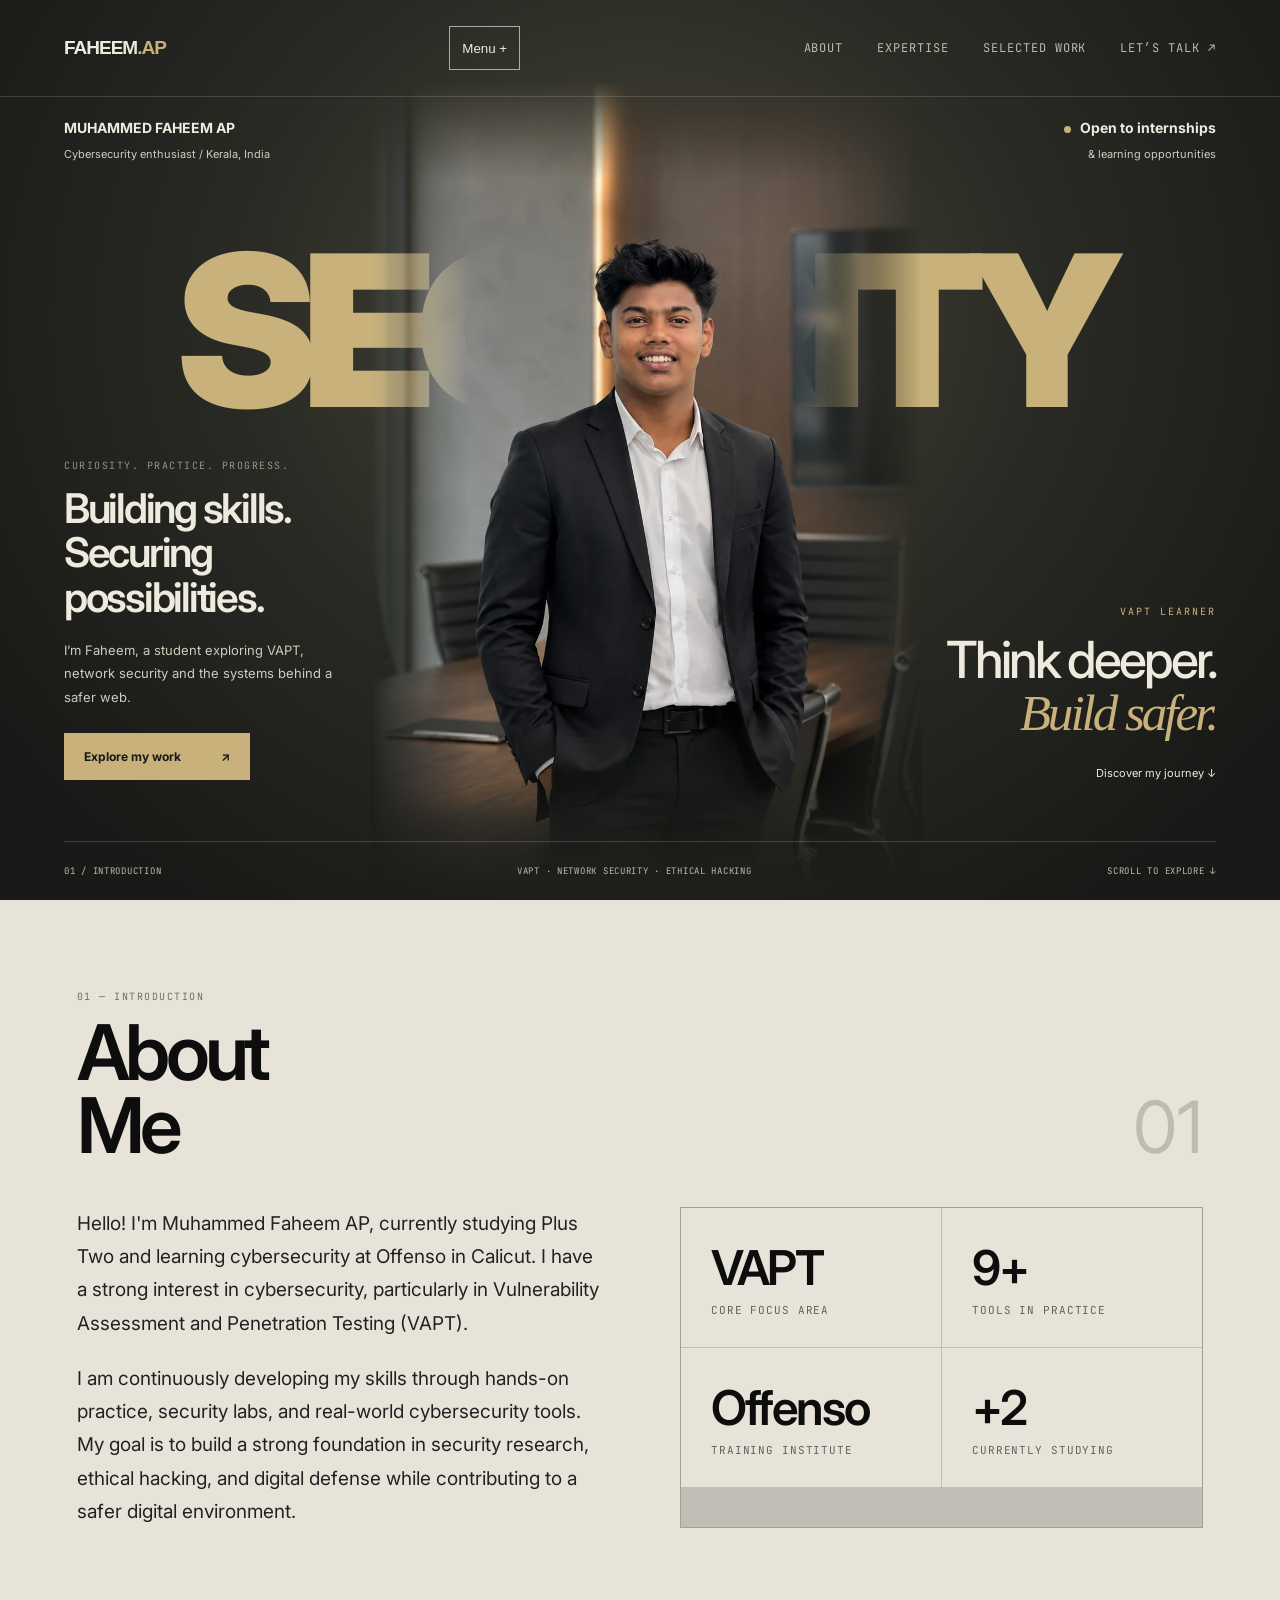
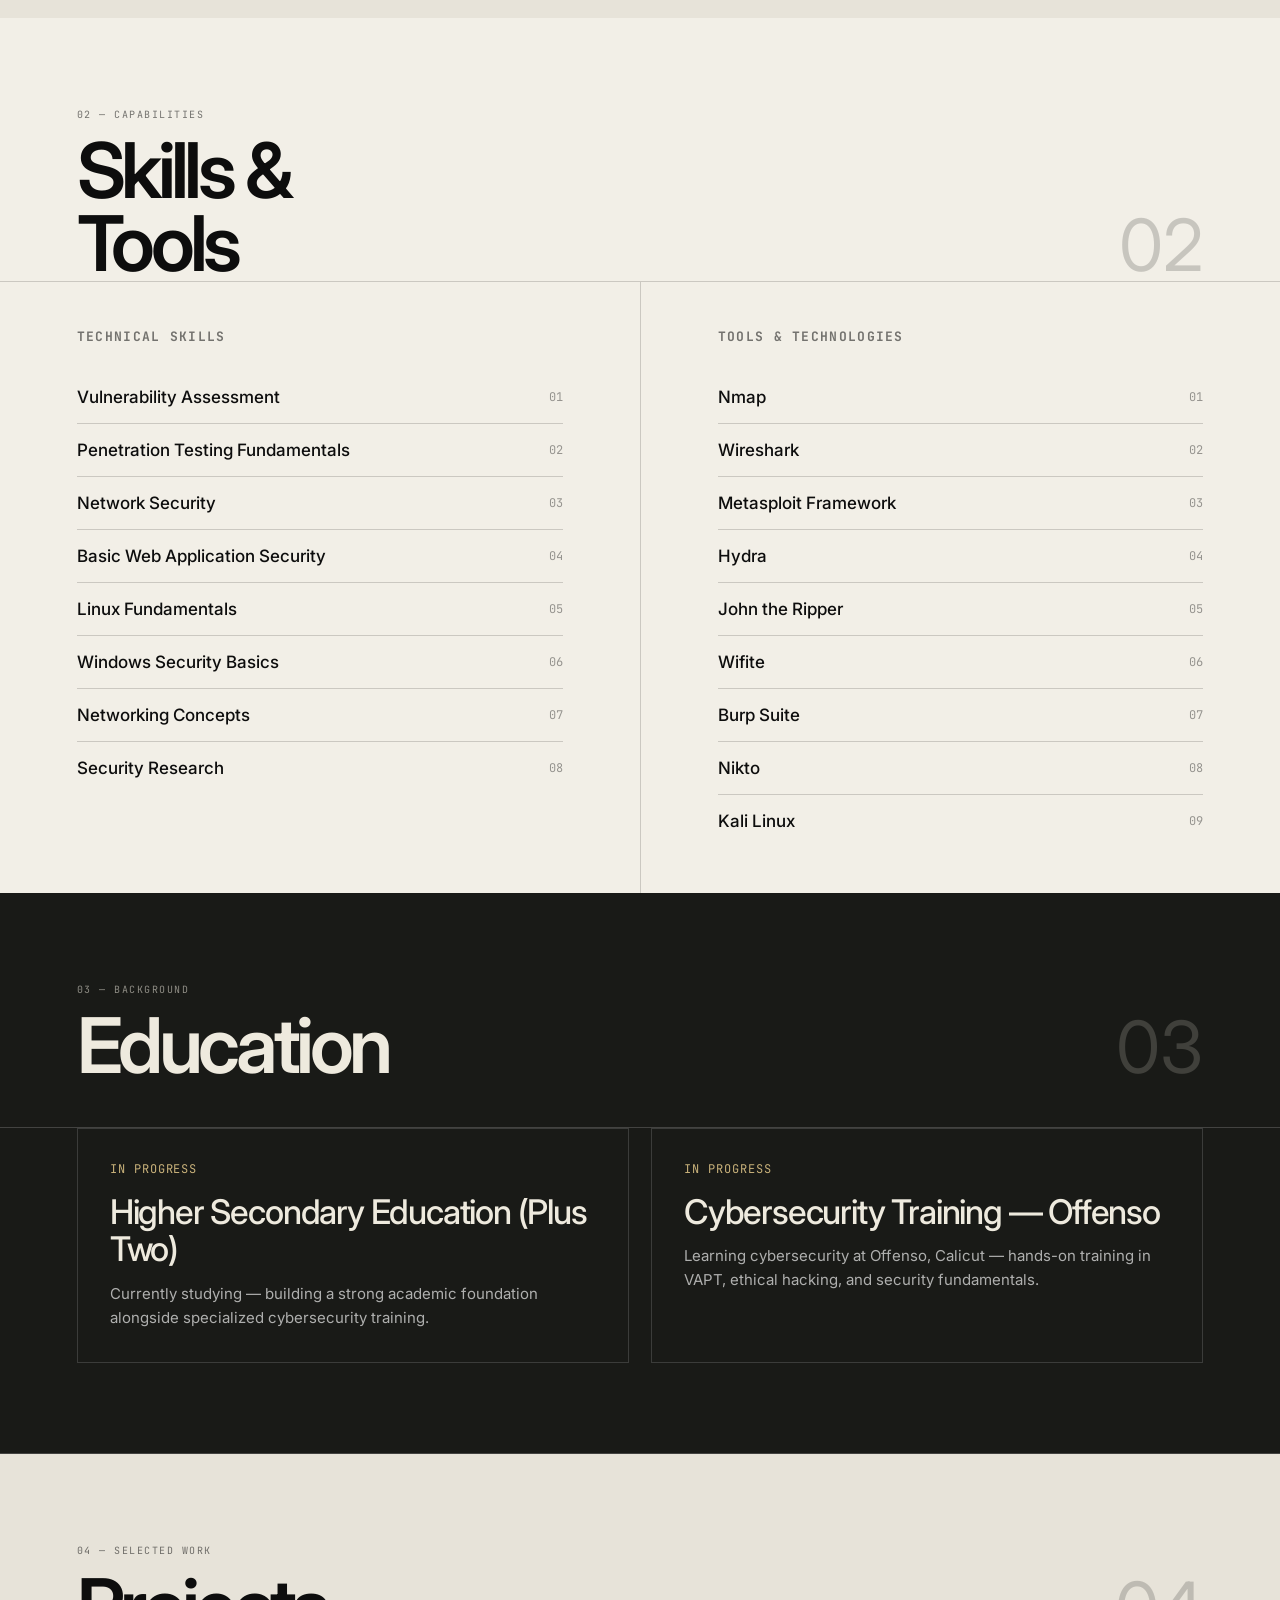
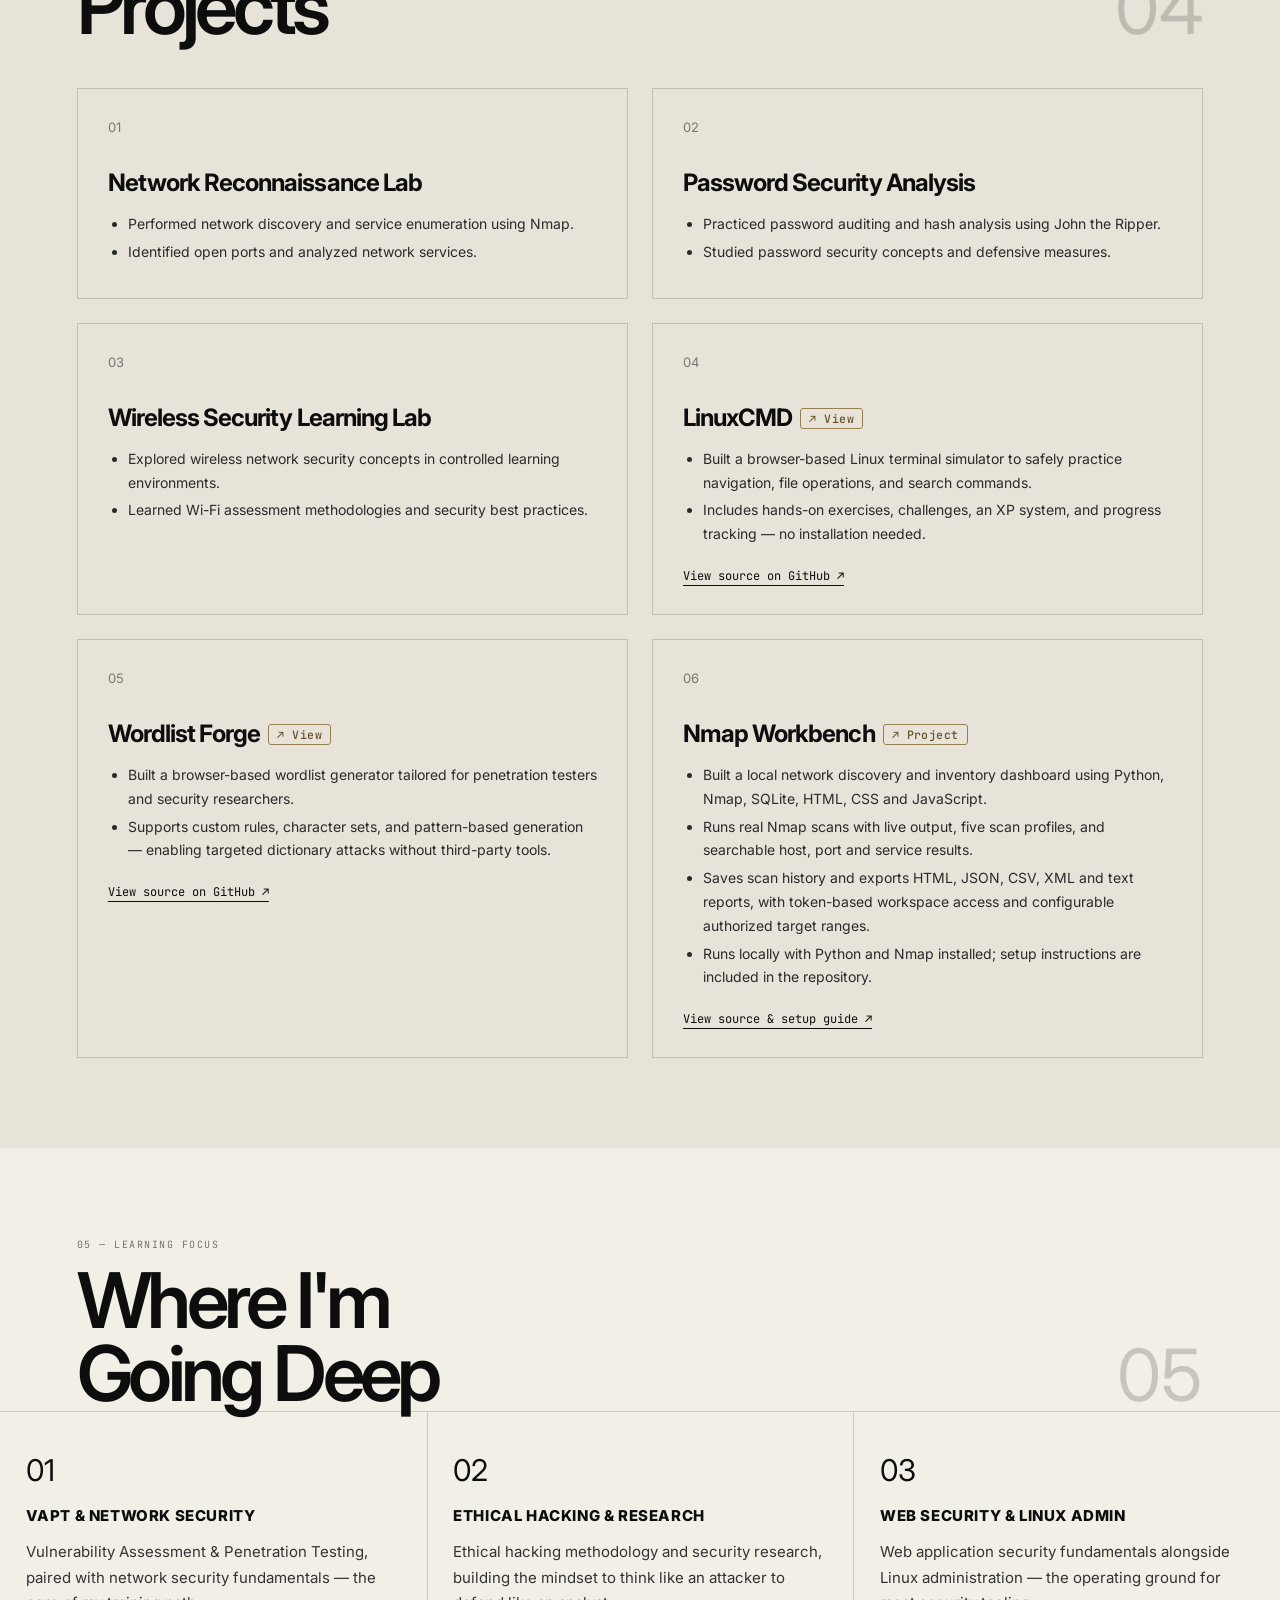
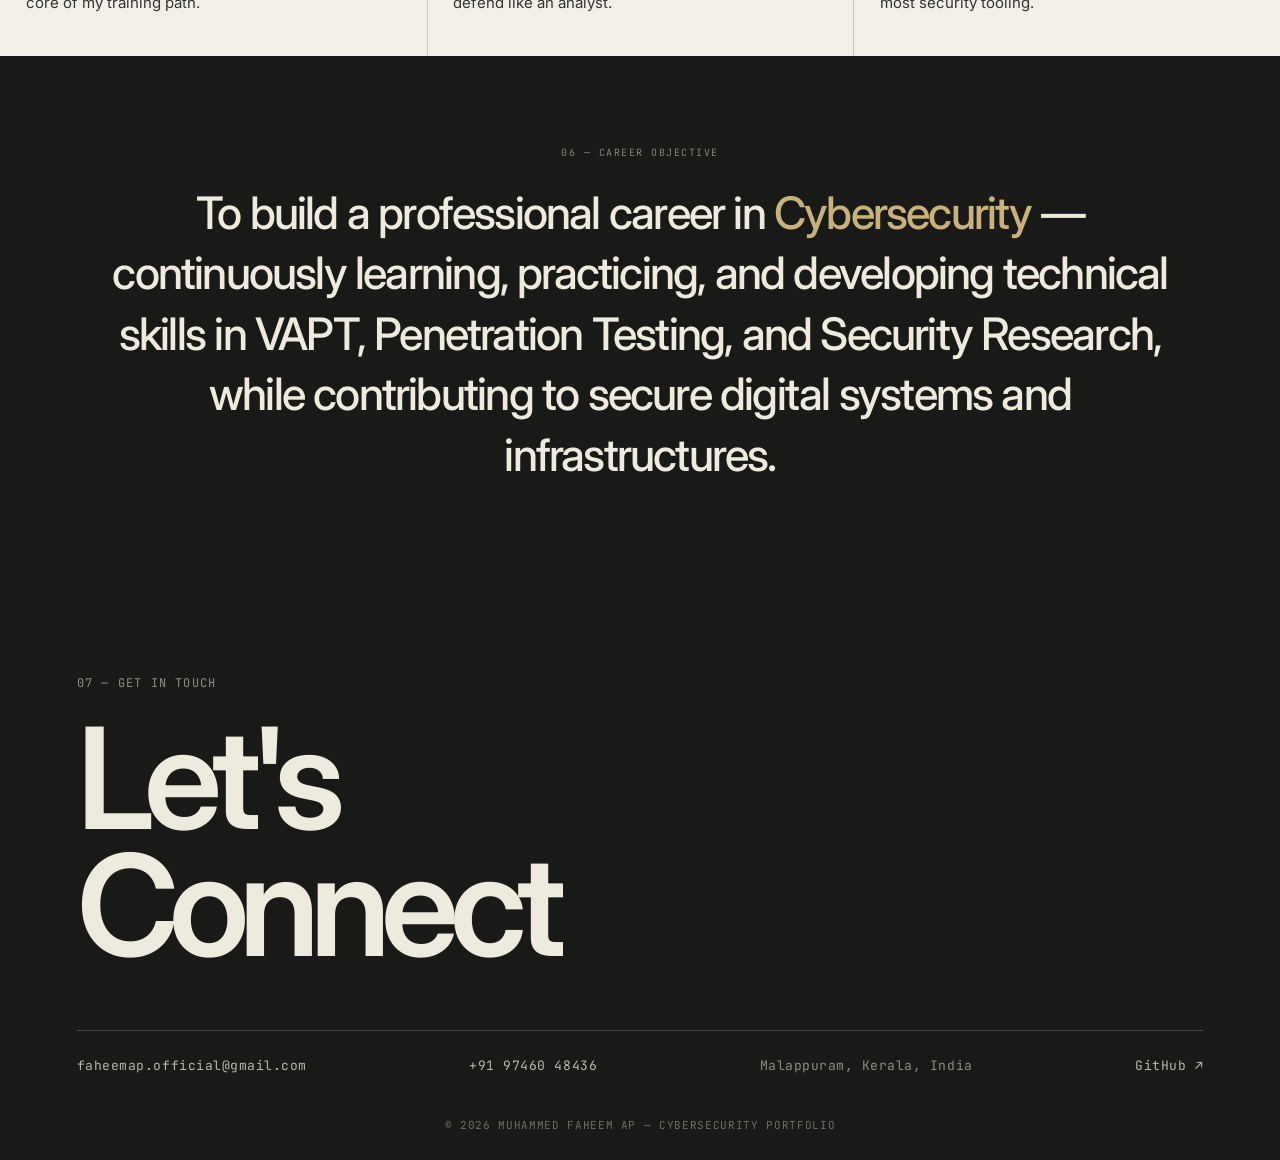
<file: index.html>
<!DOCTYPE html>
<html lang="en">
<head>
<meta charset="UTF-8">
<meta name="viewport" content="width=device-width, initial-scale=1.0">
<title>Muhammed Faheem AP — Cybersecurity Portfolio</title>
<meta name="description" content="Muhammed Faheem AP — cybersecurity student in Kerala, exploring VAPT, network security and web security through practical projects.">
<meta name="theme-color" content="#191a17">
<link rel="canonical" href="https://faheemapofficial.github.io/portfolio/">
<link rel="icon" href="./assets/favicon.svg" type="image/svg+xml">
<meta property="og:type" content="website">
<meta property="og:title" content="Muhammed Faheem AP — Cybersecurity Portfolio">
<meta property="og:description" content="Explore my cybersecurity journey, practical projects, and work in VAPT, Linux and network security.">
<meta property="og:url" content="https://faheemapofficial.github.io/portfolio/">
<meta property="og:image" content="https://faheemapofficial.github.io/portfolio/assets/portrait.webp">
<meta property="og:image:alt" content="Portrait of Muhammed Faheem AP">
<meta name="twitter:card" content="summary_large_image">
<link rel="preconnect" href="https://fonts.googleapis.com">
<link rel="preconnect" href="https://fonts.gstatic.com" crossorigin>
<link href="https://fonts.googleapis.com/css2?family=Archivo+Black&family=Inter:wght@400;500;600;700;800&family=JetBrains+Mono:wght@400;500;700&display=swap" rel="stylesheet">
<link rel="stylesheet" href="./assets/styles.css">
</head>
<body>

<a class="skip" href="#about">Skip to content</a>
<nav aria-label="Main navigation"><a class="nav-name" href="#home">FAHEEM<span>.AP</span></a><button class="menu-toggle" aria-expanded="false" aria-controls="menu">Menu +</button><div class="nav-links" id="menu"><a href="#about">About</a><a href="#skills">Expertise</a><a href="#projects">Selected work</a><a href="#contact">Let’s talk ↗</a></div></nav>
<main><section class="hero" id="home"><div class="hero-top"><p>MUHAMMED FAHEEM AP<br><span>Cybersecurity enthusiast / Kerala, India</span></p><p class="availability"><span class="dot"></span> Open to internships<br><span>& learning opportunities</span></p></div>
<div class="hero-word" aria-hidden="true">SECURITY</div><div class="hero-photo"><img src="assets/portrait.webp" alt="Muhammed Faheem AP wearing a black suit and white shirt" width="1060" height="1484" decoding="async" fetchpriority="high"></div>
<div class="hero-caption"><div class="hero-intro"><div class="sec-tag">Curiosity. Practice. Progress.</div><h1>Building skills.<br>Securing possibilities.</h1><p>I’m Faheem, a student exploring VAPT, network security and the systems behind a safer web.</p><a class="button" href="#projects">Explore my work <span>↗</span></a></div><div class="hero-role"><p>VAPT LEARNER</p><h2>Think deeper.<br><em>Build safer.</em></h2><a href="#about">Discover my journey ↓</a></div></div><div class="hero-bottom"><span>01 / INTRODUCTION</span><span>VAPT · NETWORK SECURITY · ETHICAL HACKING</span><a href="#projects">SCROLL TO EXPLORE ↓</a></div></section>
<!-- ABOUT -->
<section class="about" id="about">
  <div class="sec-head">
    <div>
      <div class="sec-tag">01 — Introduction</div>
      <h2 class="sec-title">About<br>Me</h2>
    </div>
    <div class="sec-num">01</div>
  </div>
  <div class="about-body">
    <div>
      <p>Hello! I'm Muhammed Faheem AP, currently studying Plus Two and learning cybersecurity at Offenso in Calicut. I have a strong interest in cybersecurity, particularly in Vulnerability Assessment and Penetration Testing (VAPT).</p>
      <p>I am continuously developing my skills through hands-on practice, security labs, and real-world cybersecurity tools. My goal is to build a strong foundation in security research, ethical hacking, and digital defense while contributing to a safer digital environment.</p>
    </div>
    <div class="about-stats">
      <div class="stat"><div class="num">VAPT</div><div class="label">Core Focus Area</div></div>
      <div class="stat"><div class="num">9+</div><div class="label">Tools In Practice</div></div>
      <div class="stat"><div class="num">Offenso</div><div class="label">Training Institute</div></div>
      <div class="stat"><div class="num">+2</div><div class="label">Currently Studying</div></div>
    </div>
  </div>
</section>

<!-- SKILLS & TOOLS -->
<section class="skills" id="skills">
  <div class="sec-head" style="padding-bottom:0;">
    <div>
      <div class="sec-tag">02 — Capabilities</div>
      <h2 class="sec-title">Skills &amp;<br>Tools</h2>
    </div>
    <div class="sec-num">02</div>
  </div>
  <div class="skills-grid">
    <div class="skills-col">
      <h3>Technical Skills</h3>
      <ul class="pill-list">
        <li>Vulnerability Assessment <span class="idx">01</span></li>
        <li>Penetration Testing Fundamentals <span class="idx">02</span></li>
        <li>Network Security <span class="idx">03</span></li>
        <li>Basic Web Application Security <span class="idx">04</span></li>
        <li>Linux Fundamentals <span class="idx">05</span></li>
        <li>Windows Security Basics <span class="idx">06</span></li>
        <li>Networking Concepts <span class="idx">07</span></li>
        <li>Security Research <span class="idx">08</span></li>
      </ul>
    </div>
    <div class="skills-col">
      <h3>Tools &amp; Technologies</h3>
      <ul class="pill-list">
        <li>Nmap <span class="idx">01</span></li>
        <li>Wireshark <span class="idx">02</span></li>
        <li>Metasploit Framework <span class="idx">03</span></li>
        <li>Hydra <span class="idx">04</span></li>
        <li>John the Ripper <span class="idx">05</span></li>
        <li>Wifite <span class="idx">06</span></li>
        <li>Burp Suite <span class="idx">07</span></li>
        <li>Nikto <span class="idx">08</span></li>
        <li>Kali Linux <span class="idx">09</span></li>
      </ul>
    </div>
  </div>
</section>

<!-- EDUCATION -->
<section class="education" id="education">
  <div class="sec-head">
    <div>
      <div class="sec-tag" style="opacity:.55;">03 — Background</div>
      <h2 class="sec-title">Education</h2>
    </div>
    <div class="sec-num">03</div>
  </div>
  <div class="edu-grid">
    <div class="edu-card">
      <div class="tag">In Progress</div>
      <h4>Higher Secondary Education (Plus Two)</h4>
      <p>Currently studying — building a strong academic foundation alongside specialized cybersecurity training.</p>
    </div>
    <div class="edu-card">
      <div class="tag">In Progress</div>
      <h4>Cybersecurity Training — Offenso</h4>
      <p>Learning cybersecurity at Offenso, Calicut — hands-on training in VAPT, ethical hacking, and security fundamentals.</p>
    </div>
  </div>
</section>

<!-- PROJECTS -->
<section class="projects" id="projects">
  <div class="sec-head">
    <div>
      <div class="sec-tag">04 — Selected Work</div>
      <h2 class="sec-title">Projects</h2>
    </div>
    <div class="sec-num">04</div>
  </div>
  <div class="project-list">
    <div class="project">
      <div class="pnum">01</div>
      <div>
        <h4>Network Reconnaissance Lab</h4>
        <ul>
          <li>Performed network discovery and service enumeration using Nmap.</li>
          <li>Identified open ports and analyzed network services.</li>
        </ul>
      </div>
    </div>
    <div class="project">
      <div class="pnum">02</div>
      <div>
        <h4>Password Security Analysis</h4>
        <ul>
          <li>Practiced password auditing and hash analysis using John the Ripper.</li>
          <li>Studied password security concepts and defensive measures.</li>
        </ul>
      </div>
    </div>
    <div class="project">
      <div class="pnum">03</div>
      <div>
        <h4>Wireless Security Learning Lab</h4>
        <ul>
          <li>Explored wireless network security concepts in controlled learning environments.</li>
          <li>Learned Wi-Fi assessment methodologies and security best practices.</li>
        </ul>
      </div>
    </div>
    <div class="project">
      <div class="pnum">04</div>
      <div>
        <h4>LinuxCMD &nbsp;<a href="https://faheemapofficial.github.io/Linux-cmd/" target="_blank" rel="noopener noreferrer" style="font-family:var(--mono);font-size:0.72rem;font-weight:500;color:var(--accent);text-decoration:none;border:1px solid var(--accent);padding:2px 8px;border-radius:3px;vertical-align:middle;letter-spacing:0.04em;">↗ View</a></h4>
        <ul>
          <li>Built a browser-based Linux terminal simulator to safely practice navigation, file operations, and search commands.</li>
          <li>Includes hands-on exercises, challenges, an XP system, and progress tracking — no installation needed.</li>
        </ul>
<a class="project-link" href="https://github.com/faheemapofficial/Linux-cmd" target="_blank" rel="noopener noreferrer">View source on GitHub ↗</a>
      </div>
    </div>
    <div class="project">
      <div class="pnum">05</div>
      <div>
        <h4>Wordlist Forge &nbsp;<a href="https://faheemapofficial.github.io/Wordlist-Forge/" target="_blank" rel="noopener noreferrer" style="font-family:var(--mono);font-size:0.72rem;font-weight:500;color:var(--accent);text-decoration:none;border:1px solid var(--accent);padding:2px 8px;border-radius:3px;vertical-align:middle;letter-spacing:0.04em;">↗ View</a></h4>
        <ul>
          <li>Built a browser-based wordlist generator tailored for penetration testers and security researchers.</li>
          <li>Supports custom rules, character sets, and pattern-based generation — enabling targeted dictionary attacks without third-party tools.</li>
        </ul>
<a class="project-link" href="https://github.com/faheemapofficial/Wordlist-Forge" target="_blank" rel="noopener noreferrer">View source on GitHub ↗</a>
      </div>
    </div>
    <div class="project">
      <div class="pnum">06</div>
      <div>
        <h4>Nmap Workbench &nbsp;<a href="https://github.com/faheemapofficial/nmap-workbench" target="_blank" rel="noopener noreferrer" style="font-family:var(--mono);font-size:0.72rem;font-weight:500;color:var(--accent);text-decoration:none;border:1px solid var(--accent);padding:2px 8px;border-radius:3px;vertical-align:middle;letter-spacing:0.04em;">↗ Project</a></h4>
        <ul>
          <li>Built a local network discovery and inventory dashboard using Python, Nmap, SQLite, HTML, CSS and JavaScript.</li>
          <li>Runs real Nmap scans with live output, five scan profiles, and searchable host, port and service results.</li>
          <li>Saves scan history and exports HTML, JSON, CSV, XML and text reports, with token-based workspace access and configurable authorized target ranges.</li>
          <li>Runs locally with Python and Nmap installed; setup instructions are included in the repository.</li>
        </ul>
<a class="project-link" href="https://github.com/faheemapofficial/nmap-workbench#setup-guide" target="_blank" rel="noopener noreferrer">View source &amp; setup guide ↗</a>
      </div>
    </div>
  </div>
</section>

<!-- LEARNING FOCUS -->
<section class="focus" id="focus">
  <div class="sec-head" style="padding-bottom:0;">
    <div>
      <div class="sec-tag">05 — Learning Focus</div>
      <h2 class="sec-title">Where I'm<br>Going Deep</h2>
    </div>
    <div class="sec-num">05</div>
  </div>
  <div class="focus-grid">
    <div class="focus-card">
      <div class="fnum">01</div>
      <h5>VAPT &amp; Network Security</h5>
      <p>Vulnerability Assessment &amp; Penetration Testing, paired with network security fundamentals — the core of my training path.</p>
    </div>
    <div class="focus-card">
      <div class="fnum">02</div>
      <h5>Ethical Hacking &amp; Research</h5>
      <p>Ethical hacking methodology and security research, building the mindset to think like an attacker to defend like an analyst.</p>
    </div>
    <div class="focus-card">
      <div class="fnum">03</div>
      <h5>Web Security &amp; Linux Admin</h5>
      <p>Web application security fundamentals alongside Linux administration — the operating ground for most security tooling.</p>
    </div>
  </div>
</section>

<!-- OBJECTIVE -->
<section class="objective">
  <div class="sec-tag">06 — Career Objective</div>
  <blockquote>
    To build a professional career in <span class="accent">Cybersecurity</span> — continuously learning, practicing, and developing
    technical skills in VAPT, Penetration Testing, and Security Research, while contributing to secure digital systems and infrastructures.
  </blockquote>
</section>

<!-- CONTACT -->
<section class="contact" id="contact">
  <div class="contact-eyebrow">07 — Get In Touch</div>
  <h2><a href="mailto:faheemap.official@gmail.com">Let's<br>Connect</a></h2>
  <div class="contact-bar">
    <a href="mailto:faheemap.official@gmail.com">faheemap.official@gmail.com</a>
    <a href="tel:+919746048436">+91 97460 48436</a>
    <span style="opacity:.55;">Malappuram, Kerala, India</span>
    <a href="https://github.com/faheemapofficial" target="_blank" rel="noopener">GitHub ↗</a>
  </div>
  <div class="contact-foot">© 2026 MUHAMMED FAHEEM AP — CYBERSECURITY PORTFOLIO</div>
</section>

</main><script src="./assets/main.js" defer></script></body>
</html>
</file>
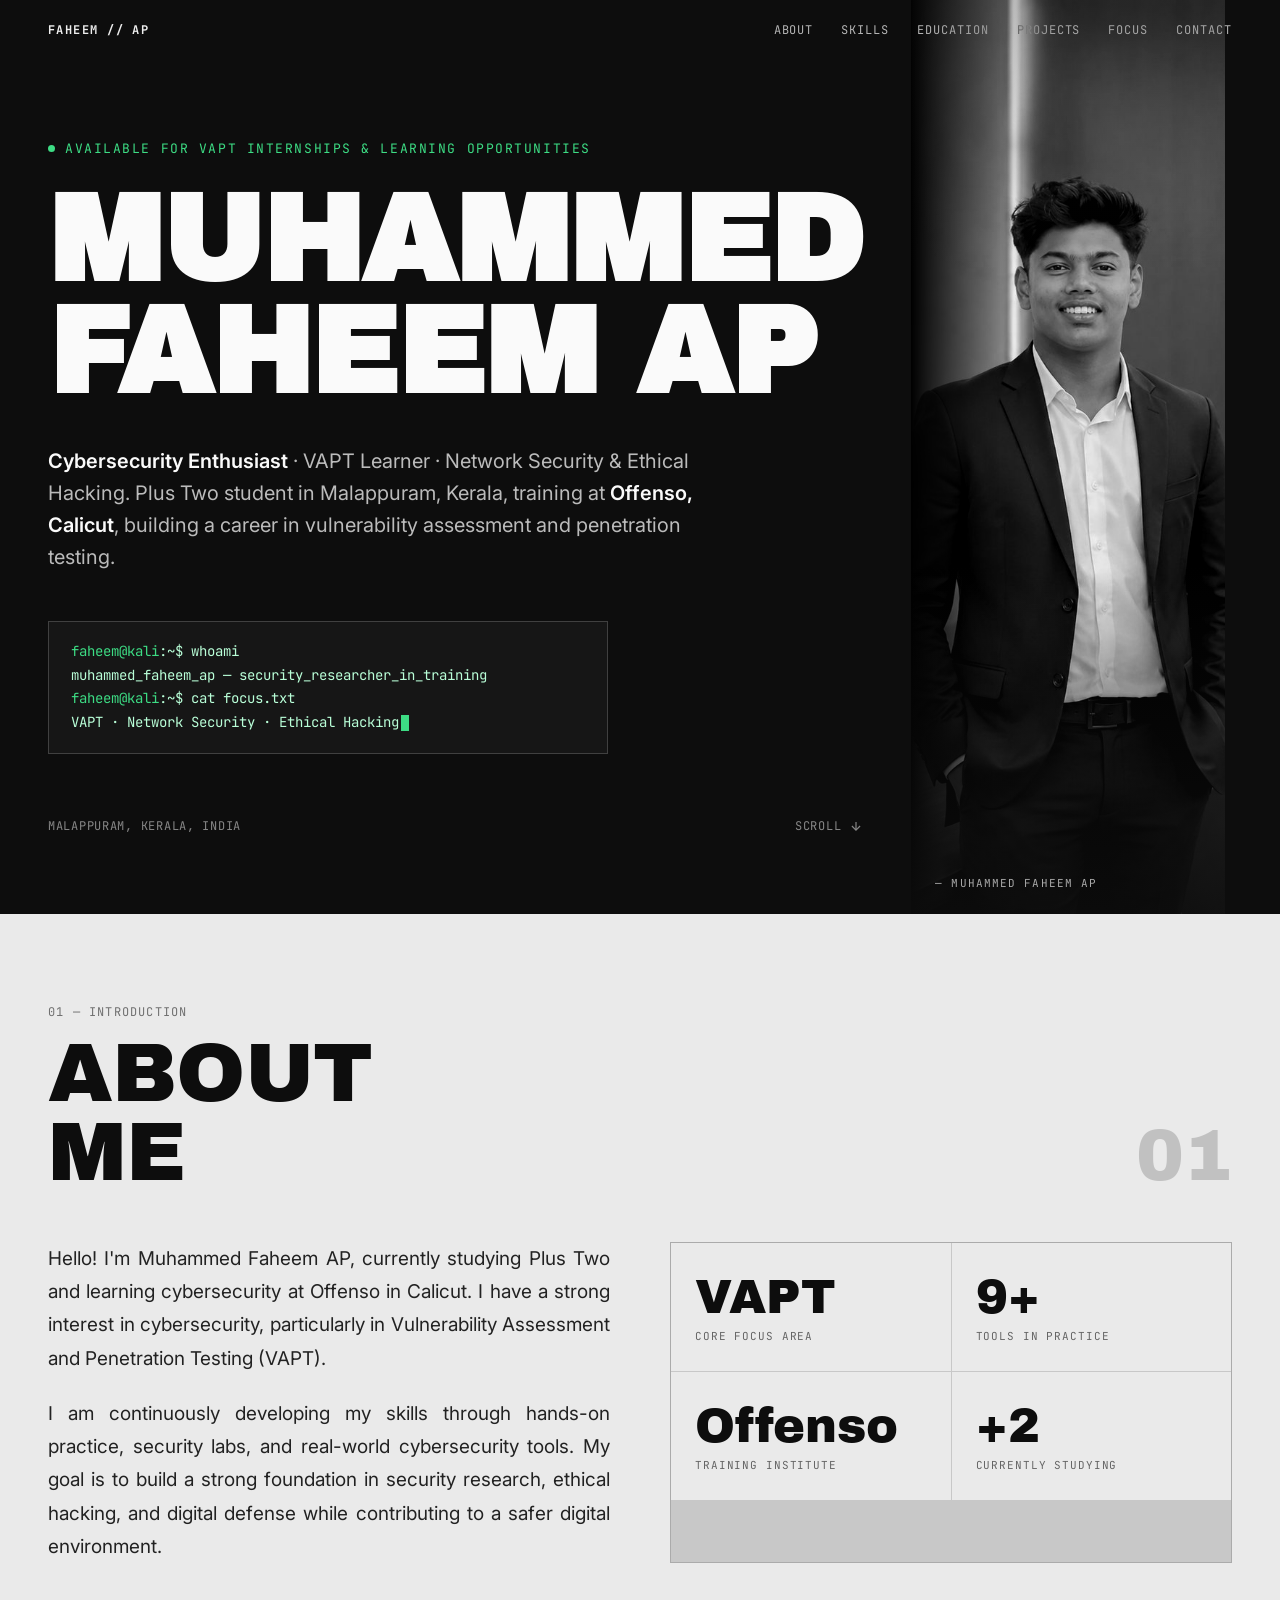
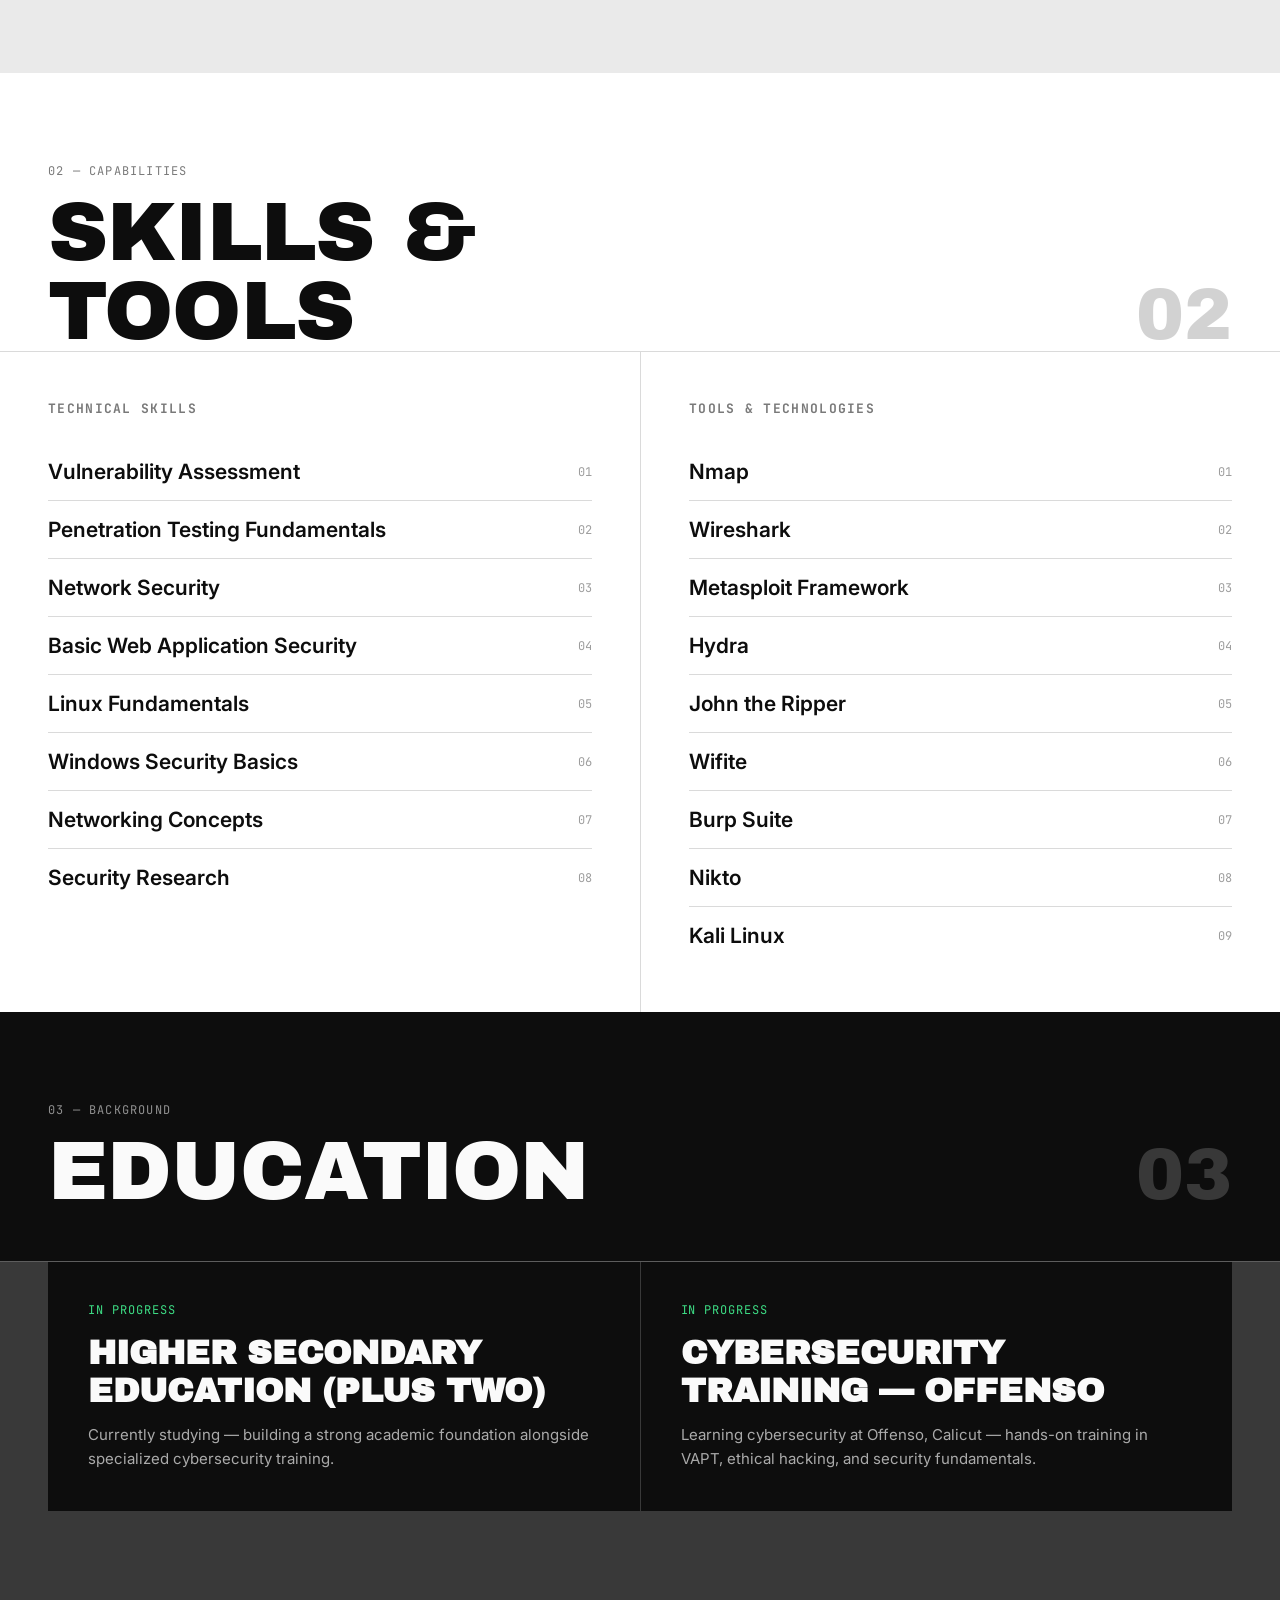
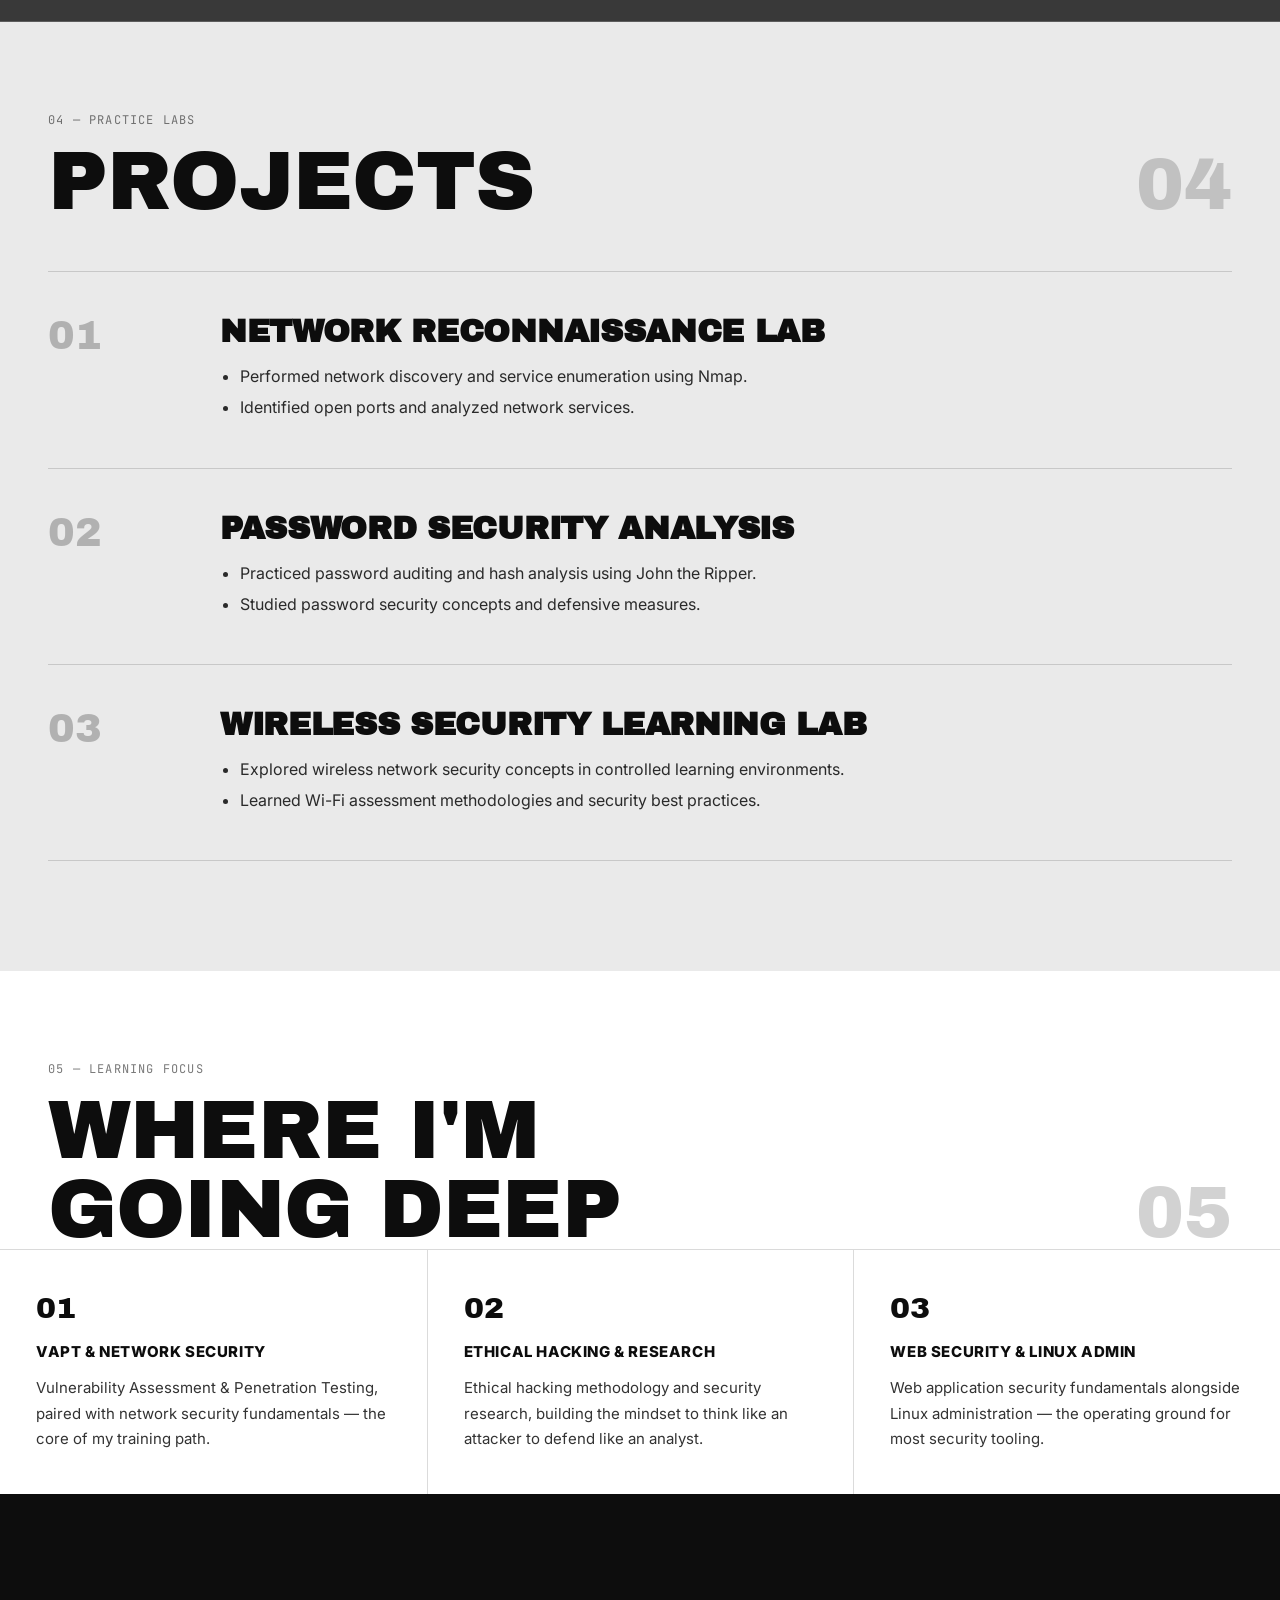
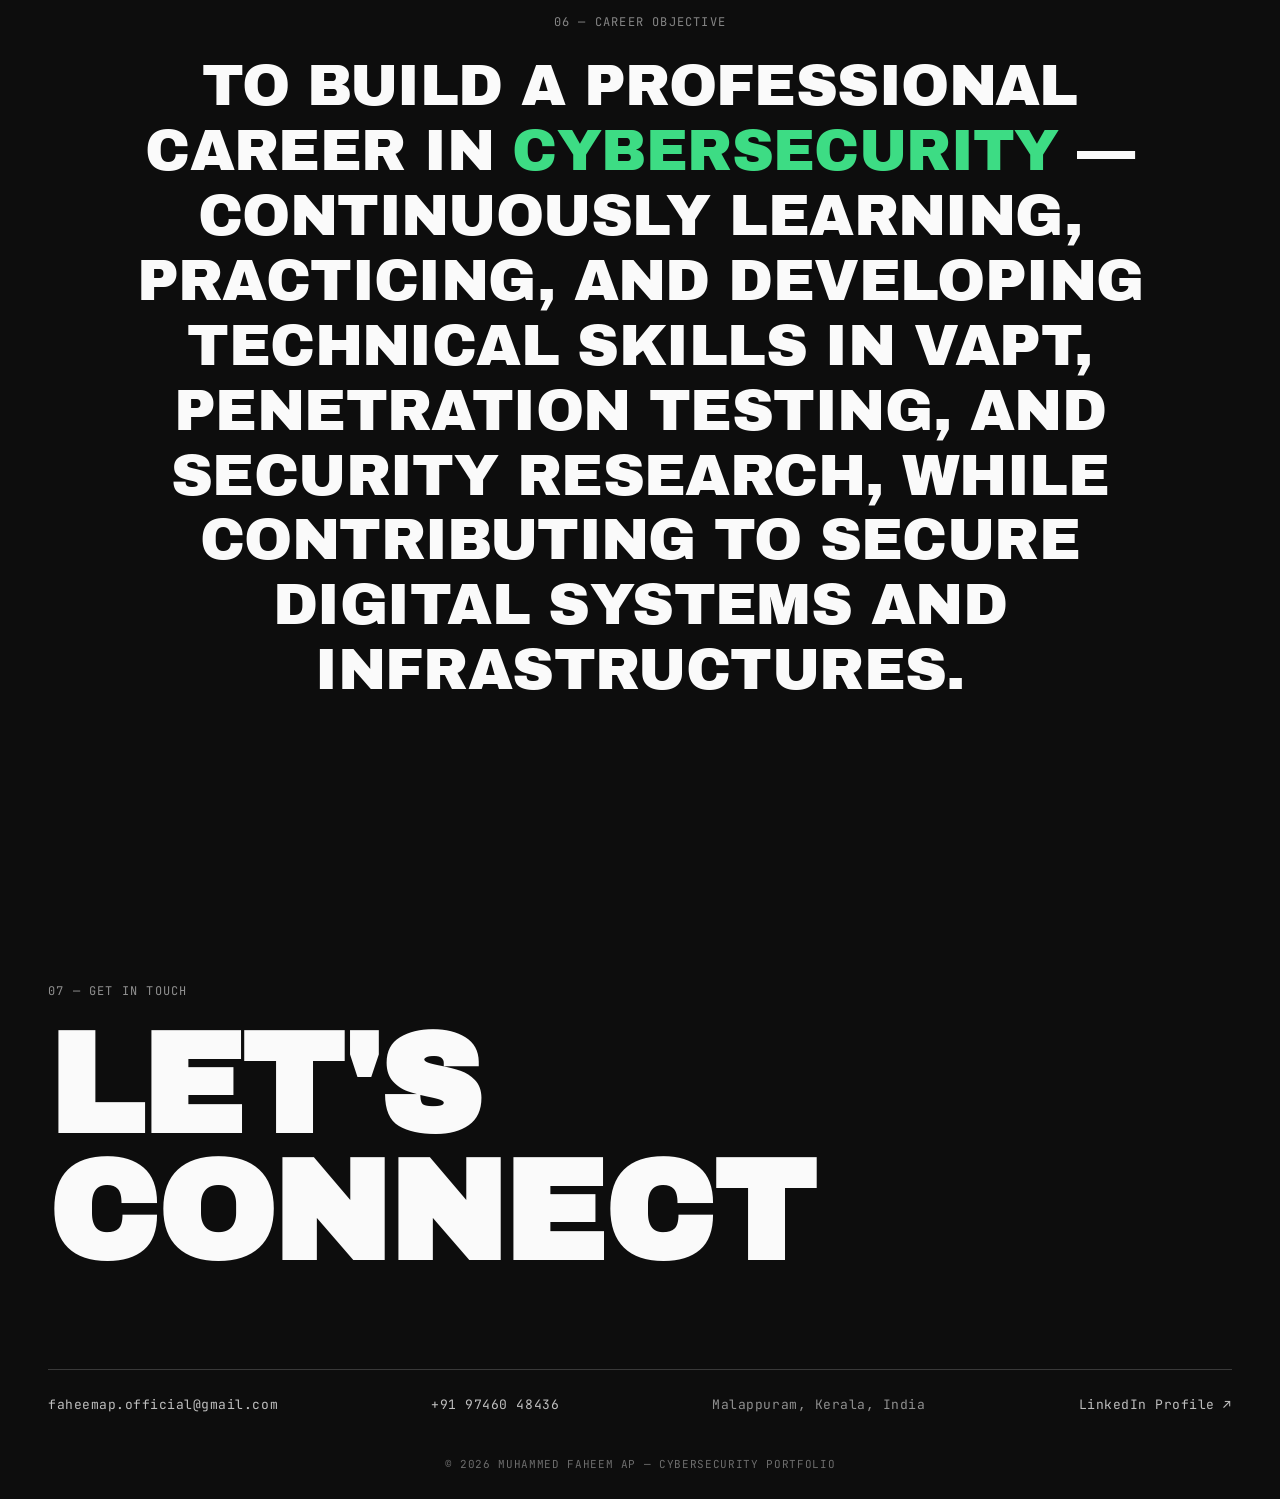
<file: intex.html>
<!DOCTYPE html>
<html lang="en">
<head>
<meta charset="UTF-8">
<meta name="viewport" content="width=device-width, initial-scale=1.0">
<title>Muhammed Faheem AP — Cybersecurity Portfolio</title>
<link rel="preconnect" href="https://fonts.googleapis.com">
<link rel="preconnect" href="https://fonts.gstatic.com" crossorigin>
<link href="https://fonts.googleapis.com/css2?family=Archivo+Black&family=Inter:wght@400;500;600;700;800&family=JetBrains+Mono:wght@400;500;700&display=swap" rel="stylesheet">
<style>
  :root{
    --black:#0d0d0d;
    --offwhite:#eaeaea;
    --white:#fafafa;
    --paper:#ffffff;
    --line: rgba(13,13,13,0.15);
    --line-dark: rgba(255,255,255,0.18);
    --accent:#3ddc84; /* terminal green, used sparingly */
    --ink:#0d0d0d;
    --display: 'Archivo Black', 'Inter', sans-serif;
    --body: 'Inter', sans-serif;
    --mono: 'JetBrains Mono', monospace;
  }
  *{margin:0;padding:0;box-sizing:border-box;}
  html{scroll-behavior:smooth;}
  body{
    background:var(--white);
    color:var(--ink);
    font-family:var(--body);
    overflow-x:hidden;
  }
  ::selection{background:var(--accent);color:#0d0d0d;}

  a{color:inherit;text-decoration:none;}

  .rule{border:none;border-top:1px solid var(--line);}
  .rule-dark{border:none;border-top:1px solid var(--line-dark);}

  /* ---------- NAV ---------- */
  nav{
    position:fixed; top:0; left:0; right:0; z-index:100;
    display:flex; align-items:center; justify-content:space-between;
    padding:22px 48px;
    font-family:var(--mono);
    font-size:12px;
    letter-spacing:0.08em;
    text-transform:uppercase;
    color:var(--white);
    mix-blend-mode:difference;
  }
  nav .nav-name{font-weight:700; letter-spacing:0.12em;}
  nav .nav-links{display:flex; gap:28px;}
  nav .nav-links a{opacity:0.75; transition:opacity .2s ease;}
  nav .nav-links a:hover{opacity:1;}
  @media (max-width:700px){
    nav{padding:18px 20px;}
    nav .nav-links{display:none;}
  }

  section{position:relative;}

  /* ---------- HERO ---------- */
  .hero{
    min-height:100vh;
    background:var(--black);
    color:var(--white);
    display:grid;
    grid-template-columns:1.15fr 0.85fr;
    align-items:stretch;
    padding:0;
    position:relative;
  }
  .hero-text{
    display:flex;
    flex-direction:column;
    justify-content:center;
    padding:140px 48px 80px 48px;
  }
  .hero-photo{
    position:relative;
    overflow:hidden;
    background:#000;
    min-height:100%;
  }
  .hero-photo img{
    width:100%;
    height:100%;
    object-fit:cover;
    object-position:top center;
    display:block;
    filter:grayscale(1) contrast(1.08) brightness(0.95);
    -webkit-mask-image:linear-gradient(to right, transparent 0px, black 90px);
            mask-image:linear-gradient(to right, transparent 0px, black 90px);
  }
  .hero-photo::after{
    content:"";
    position:absolute; inset:0;
    background:linear-gradient(to top, rgba(13,13,13,0.85) 0%, rgba(13,13,13,0) 38%);
    pointer-events:none;
  }
  .hero-photo::before{
    content:"";
    position:absolute; inset:0;
    background:linear-gradient(180deg, rgba(13,13,13,0.25), rgba(13,13,13,0) 30%);
    pointer-events:none;
    z-index:1;
  }
  .hero-photo-tag{
    position:absolute;
    left:24px; bottom:24px;
    z-index:2;
    font-family:var(--mono);
    font-size:11px;
    letter-spacing:0.1em;
    text-transform:uppercase;
    color:rgba(255,255,255,0.65);
    display:flex;
    align-items:center;
    gap:8px;
  }
  @media (max-width:900px){
    .hero{grid-template-columns:1fr;}
    .hero-photo{min-height:60vh; order:-1;}
    .hero-photo img{
      object-position:top center;
      -webkit-mask-image:linear-gradient(to bottom, transparent 0px, black 70px);
              mask-image:linear-gradient(to bottom, transparent 0px, black 70px);
    }
    .hero-photo::after{
      background:linear-gradient(to top, var(--black) 0%, rgba(13,13,13,0) 25%);
    }
    .hero-text{padding:60px 22px 70px;}
  }
  .hero-eyebrow{
    font-family:var(--mono);
    font-size:13px;
    letter-spacing:0.12em;
    text-transform:uppercase;
    color:var(--accent);
    display:flex;
    align-items:center;
    gap:10px;
    margin-bottom:28px;
  }
  .dot{width:7px;height:7px;border-radius:50%;background:var(--accent);display:inline-block;animation:pulse 1.8s infinite;}
  @keyframes pulse{0%,100%{opacity:1;}50%{opacity:.25;}}

  .hero h1{
    font-family:var(--display);
    text-transform:uppercase;
    line-height:0.92;
    font-size:clamp(48px, 9.5vw, 142px);
    letter-spacing:-0.01em;
  }
  .hero h1 .last{display:block;}

  .hero-sub{
    margin-top:36px;
    max-width:680px;
    font-size:clamp(16px,2vw,20px);
    color:rgba(255,255,255,0.72);
    line-height:1.6;
  }
  .hero-sub strong{color:var(--white); font-weight:600;}

  .hero-terminal{
    margin-top:48px;
    font-family:var(--mono);
    font-size:14px;
    color:#b9ffd8;
    background:rgba(255,255,255,0.04);
    border:1px solid var(--line-dark);
    padding:18px 22px;
    max-width:560px;
    line-height:1.7;
  }
  .hero-terminal .prompt{color:var(--accent);}
  .cursor{
    display:inline-block; width:8px; height:16px; background:var(--accent);
    margin-left:2px; vertical-align:middle;
    animation:blink 1s steps(1) infinite;
  }
  @keyframes blink{50%{opacity:0;}}

  .hero-meta{
    margin-top:64px;
    display:flex; justify-content:space-between; align-items:flex-end;
    font-family:var(--mono);
    font-size:12px;
    color:rgba(255,255,255,0.5);
    letter-spacing:0.06em;
  }
  .scroll-cue{display:flex; align-items:center; gap:8px;}
  .scroll-cue svg{animation:bob 1.6s ease-in-out infinite;}
  @keyframes bob{0%,100%{transform:translateY(0);}50%{transform:translateY(6px);}}

  @media (max-width:700px){
    .hero-meta{flex-direction:column; align-items:flex-start; gap:16px;}
  }

  /* ---------- SECTION HEADER PATTERN (numbered, like the template) ---------- */
  .sec-head{
    display:grid;
    grid-template-columns:1fr auto;
    align-items:end;
    padding:90px 48px 50px;
  }
  .sec-num{
    font-family:var(--display);
    font-size:clamp(40px,6vw,72px);
    line-height:1;
    opacity:0.18;
  }
  .sec-title{
    font-family:var(--display);
    text-transform:uppercase;
    font-size:clamp(36px,6.5vw,96px);
    line-height:0.95;
    letter-spacing:-0.01em;
  }
  .sec-tag{
    font-family:var(--mono);
    font-size:12px;
    letter-spacing:0.1em;
    text-transform:uppercase;
    opacity:0.55;
    margin-bottom:14px;
  }
  @media (max-width:700px){
    .sec-head{padding:64px 22px 36px; grid-template-columns:1fr;}
    .sec-num{display:none;}
  }

  /* ---------- ABOUT ---------- */
  .about{background:var(--offwhite);}
  .about-body{
    display:grid;
    grid-template-columns:1fr 1fr;
    gap:60px;
    padding:0 48px 110px;
  }
  .about-body p{
    font-size:clamp(16px,1.6vw,19px);
    line-height:1.75;
    text-align:justify;
    color:#222;
  }
  .about-body p + p{margin-top:22px;}
  .about-stats{
    display:grid;
    grid-template-columns:repeat(2,1fr);
    gap:1px;
    background:var(--line);
    border:1px solid var(--line);
    align-content:start;
  }
  .stat{
    background:var(--offwhite);
    padding:28px 24px;
  }
  .stat .num{
    font-family:var(--display);
    font-size:clamp(32px,4vw,48px);
  }
  .stat .label{
    font-family:var(--mono);
    font-size:11px;
    letter-spacing:0.08em;
    text-transform:uppercase;
    opacity:0.6;
    margin-top:6px;
  }
  @media (max-width:880px){
    .about-body{grid-template-columns:1fr; padding:0 22px 70px; gap:36px;}
  }

  /* ---------- SKILLS / TOOLS ---------- */
  .skills{background:var(--paper);}
  .skills-grid{
    display:grid;
    grid-template-columns:1fr 1fr;
    border-top:1px solid var(--line);
  }
  .skills-col{padding:48px;}
  .skills-col + .skills-col{border-left:1px solid var(--line);}
  .skills-col h3{
    font-family:var(--mono);
    font-size:13px;
    letter-spacing:0.1em;
    text-transform:uppercase;
    opacity:0.55;
    margin-bottom:26px;
  }
  .pill-list{display:flex; flex-direction:column;}
  .pill-list li{
    list-style:none;
    display:flex;
    align-items:center;
    justify-content:space-between;
    padding:16px 0;
    border-bottom:1px solid var(--line);
    font-size:clamp(16px,1.8vw,21px);
    font-weight:600;
  }
  .pill-list li:last-child{border-bottom:none;}
  .pill-list li span.idx{
    font-family:var(--mono);
    font-size:12px;
    opacity:0.4;
    font-weight:400;
  }
  @media (max-width:880px){
    .skills-grid{grid-template-columns:1fr;}
    .skills-col{padding:36px 22px;}
    .skills-col + .skills-col{border-left:none; border-top:1px solid var(--line);}
  }

  /* ---------- EDUCATION ---------- */
  .education{background:var(--black); color:var(--white);}
  .edu-grid{
    display:grid;
    grid-template-columns:1fr 1fr;
    padding:0 48px 110px;
    gap:1px;
    background:var(--line-dark);
    border-top:1px solid var(--line-dark);
    border-bottom:1px solid var(--line-dark);
  }
  .edu-card{background:var(--black); padding:40px;}
  .edu-card .tag{
    font-family:var(--mono);
    font-size:12px;
    color:var(--accent);
    text-transform:uppercase;
    letter-spacing:0.08em;
  }
  .edu-card h4{
    font-family:var(--display);
    text-transform:uppercase;
    font-size:clamp(24px,2.8vw,34px);
    margin-top:16px;
    line-height:1.1;
  }
  .edu-card p{
    margin-top:14px;
    color:rgba(255,255,255,0.65);
    font-size:15px;
    line-height:1.6;
  }
  @media (max-width:880px){
    .edu-grid{grid-template-columns:1fr; padding:0 22px 70px;}
  }

  /* ---------- PROJECTS ---------- */
  .projects{background:var(--offwhite);}
  .project-list{padding:0 48px 110px;}
  .project{
    display:grid;
    grid-template-columns:140px 1fr;
    gap:32px;
    padding:42px 0;
    border-top:1px solid var(--line);
    align-items:start;
  }
  .project:last-child{border-bottom:1px solid var(--line);}
  .project .pnum{
    font-family:var(--display);
    font-size:clamp(28px,3.5vw,40px);
    opacity:0.25;
  }
  .project h4{
    font-family:var(--display);
    text-transform:uppercase;
    font-size:clamp(22px,3vw,32px);
    margin-bottom:14px;
    letter-spacing:-0.01em;
  }
  .project ul{padding-left:20px;}
  .project li{
    font-size:16px;
    line-height:1.7;
    color:#2a2a2a;
    margin-bottom:4px;
  }
  @media (max-width:700px){
    .project-list{padding:0 22px 70px;}
    .project{grid-template-columns:1fr; gap:10px;}
  }

  /* ---------- FOCUS (FAQ-style 3 column from template) ---------- */
  .focus{background:var(--paper);}
  .focus-grid{
    display:grid;
    grid-template-columns:repeat(3,1fr);
    border-top:1px solid var(--line);
  }
  .focus-card{
    padding:42px 36px;
    border-left:1px solid var(--line);
  }
  .focus-card:first-child{border-left:none;}
  .focus-card .fnum{
    font-family:var(--display);
    font-size:30px;
    margin-bottom:18px;
  }
  .focus-card h5{
    font-family:var(--body);
    font-weight:800;
    font-size:15px;
    text-transform:uppercase;
    letter-spacing:0.04em;
    margin-bottom:14px;
  }
  .focus-card p{
    font-size:15px;
    line-height:1.7;
    color:#333;
  }
  @media (max-width:880px){
    .focus-grid{grid-template-columns:1fr;}
    .focus-card{border-left:none; border-top:1px solid var(--line); padding:32px 22px;}
    .focus-card:first-child{border-top:none;}
  }

  /* ---------- OBJECTIVE (big statement block) ---------- */
  .objective{
    background:var(--black);
    color:var(--white);
    padding:120px 48px;
    text-align:center;
  }
  .objective .sec-tag{justify-self:center; text-align:center; opacity:0.5;}
  .objective blockquote{
    font-family:var(--display);
    text-transform:uppercase;
    font-size:clamp(28px,5vw,58px);
    line-height:1.12;
    max-width:1100px;
    margin:24px auto 0;
    letter-spacing:-0.01em;
  }
  .objective blockquote .accent{color:var(--accent);}
  @media (max-width:700px){
    .objective{padding:80px 22px;}
  }

  /* ---------- CONTACT / FOOTER (mirrors "Thank You" closing slide) ---------- */
  .contact{
    background:var(--black);
    color:var(--white);
    padding:160px 48px 0;
  }
  .contact-eyebrow{
    font-family:var(--mono);
    font-size:12px;
    letter-spacing:0.1em;
    text-transform:uppercase;
    opacity:0.55;
    margin-bottom:24px;
  }
  .contact h2{
    font-family:var(--display);
    text-transform:uppercase;
    font-size:clamp(48px,11vw,160px);
    line-height:0.9;
    letter-spacing:-0.01em;
  }
  .contact h2 a{
    display:inline-block;
    border-bottom:2px solid transparent;
    transition:border-color .25s ease, color .25s ease;
  }
  .contact h2 a:hover{
    color:var(--accent);
    border-color:var(--accent);
  }
  .contact-bar{
    margin-top:90px;
    border-top:1px solid var(--line-dark);
    padding:26px 0 26px;
    display:flex;
    flex-wrap:wrap;
    gap:18px;
    justify-content:space-between;
    font-family:var(--mono);
    font-size:13px;
    letter-spacing:0.04em;
  }
  .contact-bar a{opacity:0.75; transition:opacity .2s ease;}
  .contact-bar a:hover{opacity:1; color:var(--accent);}
  .contact-foot{
    padding:18px 0 28px;
    font-family:var(--mono);
    font-size:11px;
    opacity:0.4;
    text-align:center;
    letter-spacing:0.06em;
  }
  @media (max-width:700px){
    .contact{padding:110px 22px 0;}
    .contact-bar{flex-direction:column;}
  }
</style>
</head>
<body>

<nav>
  <span class="nav-name">FAHEEM // AP</span>
  <div class="nav-links">
    <a href="#about">About</a>
    <a href="#skills">Skills</a>
    <a href="#education">Education</a>
    <a href="#projects">Projects</a>
    <a href="#focus">Focus</a>
    <a href="#contact">Contact</a>
  </div>
</nav>

<!-- HERO -->
<section class="hero">
  <div class="hero-text">
    <div class="hero-eyebrow"><span class="dot"></span>Available for VAPT internships &amp; learning opportunities</div>
    <h1>Muhammed<span class="last">Faheem&nbsp;AP</span></h1>
    <p class="hero-sub">
      <strong>Cybersecurity Enthusiast</strong> &middot; VAPT Learner &middot; Network Security &amp; Ethical Hacking.
      Plus Two student in Malappuram, Kerala, training at <strong>Offenso, Calicut</strong>, building a career
      in vulnerability assessment and penetration testing.
    </p>
    <div class="hero-terminal">
      <div><span class="prompt">faheem@kali</span>:~$ whoami</div>
      <div>muhammed_faheem_ap — security_researcher_in_training</div>
      <div><span class="prompt">faheem@kali</span>:~$ cat focus.txt</div>
      <div>VAPT · Network Security · Ethical Hacking<span class="cursor"></span></div>
    </div>
    <div class="hero-meta">
      <span>MALAPPURAM, KERALA, INDIA</span>
      <div class="scroll-cue">
        SCROLL
        <svg width="14" height="14" viewBox="0 0 24 24" fill="none" stroke="currentColor" stroke-width="2"><path d="M12 5v14M5 12l7 7 7-7"/></svg>
      </div>
    </div>
  </div>
  <div class="hero-photo">
    <img src="[data-uri]" alt="Muhammed Faheem AP">
    <div class="hero-photo-tag">— Muhammed Faheem AP</div>
  </div>
</section>

<!-- ABOUT -->
<section class="about" id="about">
  <div class="sec-head">
    <div>
      <div class="sec-tag">01 — Introduction</div>
      <div class="sec-title">About<br>Me</div>
    </div>
    <div class="sec-num">01</div>
  </div>
  <div class="about-body">
    <div>
      <p>Hello! I'm Muhammed Faheem AP, currently studying Plus Two and learning cybersecurity at Offenso in Calicut. I have a strong interest in cybersecurity, particularly in Vulnerability Assessment and Penetration Testing (VAPT).</p>
      <p>I am continuously developing my skills through hands-on practice, security labs, and real-world cybersecurity tools. My goal is to build a strong foundation in security research, ethical hacking, and digital defense while contributing to a safer digital environment.</p>
    </div>
    <div class="about-stats">
      <div class="stat"><div class="num">VAPT</div><div class="label">Core Focus Area</div></div>
      <div class="stat"><div class="num">9+</div><div class="label">Tools In Practice</div></div>
      <div class="stat"><div class="num">Offenso</div><div class="label">Training Institute</div></div>
      <div class="stat"><div class="num">+2</div><div class="label">Currently Studying</div></div>
    </div>
  </div>
</section>

<!-- SKILLS & TOOLS -->
<section class="skills" id="skills">
  <div class="sec-head" style="padding-bottom:0;">
    <div>
      <div class="sec-tag">02 — Capabilities</div>
      <div class="sec-title">Skills &amp;<br>Tools</div>
    </div>
    <div class="sec-num">02</div>
  </div>
  <div class="skills-grid">
    <div class="skills-col">
      <h3>Technical Skills</h3>
      <ul class="pill-list">
        <li>Vulnerability Assessment <span class="idx">01</span></li>
        <li>Penetration Testing Fundamentals <span class="idx">02</span></li>
        <li>Network Security <span class="idx">03</span></li>
        <li>Basic Web Application Security <span class="idx">04</span></li>
        <li>Linux Fundamentals <span class="idx">05</span></li>
        <li>Windows Security Basics <span class="idx">06</span></li>
        <li>Networking Concepts <span class="idx">07</span></li>
        <li>Security Research <span class="idx">08</span></li>
      </ul>
    </div>
    <div class="skills-col">
      <h3>Tools &amp; Technologies</h3>
      <ul class="pill-list">
        <li>Nmap <span class="idx">01</span></li>
        <li>Wireshark <span class="idx">02</span></li>
        <li>Metasploit Framework <span class="idx">03</span></li>
        <li>Hydra <span class="idx">04</span></li>
        <li>John the Ripper <span class="idx">05</span></li>
        <li>Wifite <span class="idx">06</span></li>
        <li>Burp Suite <span class="idx">07</span></li>
        <li>Nikto <span class="idx">08</span></li>
        <li>Kali Linux <span class="idx">09</span></li>
      </ul>
    </div>
  </div>
</section>

<!-- EDUCATION -->
<section class="education" id="education">
  <div class="sec-head">
    <div>
      <div class="sec-tag" style="opacity:.55;">03 — Background</div>
      <div class="sec-title">Education</div>
    </div>
    <div class="sec-num">03</div>
  </div>
  <div class="edu-grid">
    <div class="edu-card">
      <div class="tag">In Progress</div>
      <h4>Higher Secondary Education (Plus Two)</h4>
      <p>Currently studying — building a strong academic foundation alongside specialized cybersecurity training.</p>
    </div>
    <div class="edu-card">
      <div class="tag">In Progress</div>
      <h4>Cybersecurity Training — Offenso</h4>
      <p>Learning cybersecurity at Offenso, Calicut — hands-on training in VAPT, ethical hacking, and security fundamentals.</p>
    </div>
  </div>
</section>

<!-- PROJECTS -->
<section class="projects" id="projects">
  <div class="sec-head">
    <div>
      <div class="sec-tag">04 — Practice Labs</div>
      <div class="sec-title">Projects</div>
    </div>
    <div class="sec-num">04</div>
  </div>
  <div class="project-list">
    <div class="project">
      <div class="pnum">01</div>
      <div>
        <h4>Network Reconnaissance Lab</h4>
        <ul>
          <li>Performed network discovery and service enumeration using Nmap.</li>
          <li>Identified open ports and analyzed network services.</li>
        </ul>
      </div>
    </div>
    <div class="project">
      <div class="pnum">02</div>
      <div>
        <h4>Password Security Analysis</h4>
        <ul>
          <li>Practiced password auditing and hash analysis using John the Ripper.</li>
          <li>Studied password security concepts and defensive measures.</li>
        </ul>
      </div>
    </div>
    <div class="project">
      <div class="pnum">03</div>
      <div>
        <h4>Wireless Security Learning Lab</h4>
        <ul>
          <li>Explored wireless network security concepts in controlled learning environments.</li>
          <li>Learned Wi-Fi assessment methodologies and security best practices.</li>
        </ul>
      </div>
    </div>
  </div>
</section>

<!-- LEARNING FOCUS -->
<section class="focus" id="focus">
  <div class="sec-head" style="padding-bottom:0;">
    <div>
      <div class="sec-tag">05 — Learning Focus</div>
      <div class="sec-title">Where I'm<br>Going Deep</div>
    </div>
    <div class="sec-num">05</div>
  </div>
  <div class="focus-grid">
    <div class="focus-card">
      <div class="fnum">01</div>
      <h5>VAPT &amp; Network Security</h5>
      <p>Vulnerability Assessment &amp; Penetration Testing, paired with network security fundamentals — the core of my training path.</p>
    </div>
    <div class="focus-card">
      <div class="fnum">02</div>
      <h5>Ethical Hacking &amp; Research</h5>
      <p>Ethical hacking methodology and security research, building the mindset to think like an attacker to defend like an analyst.</p>
    </div>
    <div class="focus-card">
      <div class="fnum">03</div>
      <h5>Web Security &amp; Linux Admin</h5>
      <p>Web application security fundamentals alongside Linux administration — the operating ground for most security tooling.</p>
    </div>
  </div>
</section>

<!-- OBJECTIVE -->
<section class="objective">
  <div class="sec-tag">06 — Career Objective</div>
  <blockquote>
    To build a professional career in <span class="accent">Cybersecurity</span> — continuously learning, practicing, and developing
    technical skills in VAPT, Penetration Testing, and Security Research, while contributing to secure digital systems and infrastructures.
  </blockquote>
</section>

<!-- CONTACT -->
<section class="contact" id="contact">
  <div class="contact-eyebrow">07 — Get In Touch</div>
  <h2><a href="mailto:faheemap.official@gmail.com">Let's<br>Connect</a></h2>
  <div class="contact-bar">
    <a href="mailto:faheemap.official@gmail.com">faheemap.official@gmail.com</a>
    <a href="tel:+919746048436">+91 97460 48436</a>
    <span style="opacity:.55;">Malappuram, Kerala, India</span>
    <a href="https://linkedin.com" target="_blank" rel="noopener">LinkedIn Profile ↗</a>
  </div>
  <div class="contact-foot">© 2026 MUHAMMED FAHEEM AP — CYBERSECURITY PORTFOLIO</div>
</section>

</body>
</html>
</file>
<file: assets/styles.css>
:root{
    --black:#0d0d0d;
    --offwhite:#eaeaea;
    --white:#fafafa;
    --paper:#ffffff;
    --line: rgba(13,13,13,0.15);
    --line-dark: rgba(255,255,255,0.18);
    --accent:#3ddc84;
    --ink:#0d0d0d;
    --display: 'Archivo Black', 'Inter', sans-serif;
    --body: 'Inter', sans-serif;
    --mono: 'JetBrains Mono', monospace;
  }
  *{margin:0;padding:0;box-sizing:border-box;}
  html{scroll-behavior:smooth;}
  body{background:var(--white);color:var(--ink);font-family:var(--body);overflow-x:hidden;}
  ::selection{background:var(--accent);color:#0d0d0d;}
  a{color:inherit;text-decoration:none;}
  .rule{border:none;border-top:1px solid var(--line);}
  .rule-dark{border:none;border-top:1px solid var(--line-dark);}

  nav{
    position:fixed;top:0;left:0;right:0;z-index:100;
    display:flex;align-items:center;justify-content:space-between;
    padding:22px 48px;
    font-family:var(--mono);font-size:12px;letter-spacing:0.08em;text-transform:uppercase;
    color:var(--white);mix-blend-mode:difference;
  }
  nav .nav-name{font-weight:700;letter-spacing:0.12em;}
  nav .nav-links{display:flex;gap:28px;}
  nav .nav-links a{opacity:0.75;transition:opacity .2s ease;}
  nav .nav-links a:hover{opacity:1;}
  @media (max-width:700px){nav{padding:18px 20px;}nav .nav-links{display:none;}}

  section{position:relative;}

  .hero{
    min-height:100vh;background:var(--black);color:var(--white);
    display:grid;grid-template-columns:1.15fr 0.85fr;align-items:stretch;padding:0;position:relative;
  }
  .hero-text{display:flex;flex-direction:column;justify-content:center;padding:140px 48px 80px 48px;}
  .hero-photo{position:relative;overflow:hidden;background:#000;min-height:100%;}
  .hero-photo img{
    width:100%;height:100%;object-fit:cover;object-position:top center;display:block;
    filter:grayscale(1) contrast(1.08) brightness(0.95);
    -webkit-mask-image:linear-gradient(to right, transparent 0px, black 90px);
            mask-image:linear-gradient(to right, transparent 0px, black 90px);
  }
  .hero-photo::after{
    content:"";position:absolute;inset:0;
    background:linear-gradient(to top, rgba(13,13,13,0.85) 0%, rgba(13,13,13,0) 38%);pointer-events:none;
  }
  .hero-photo::before{
    content:"";position:absolute;inset:0;
    background:linear-gradient(180deg, rgba(13,13,13,0.25), rgba(13,13,13,0) 30%);pointer-events:none;z-index:1;
  }
  .hero-photo-tag{
    position:absolute;left:24px;bottom:24px;z-index:2;
    font-family:var(--mono);font-size:11px;letter-spacing:0.1em;text-transform:uppercase;
    color:rgba(255,255,255,0.65);display:flex;align-items:center;gap:8px;
  }
  @media (max-width:900px){
    .hero{grid-template-columns:1fr;}
    .hero-photo{min-height:60vh;order:-1;}
    .hero-photo img{object-position:top center;-webkit-mask-image:linear-gradient(to bottom, transparent 0px, black 70px);mask-image:linear-gradient(to bottom, transparent 0px, black 70px);}
    .hero-photo::after{background:linear-gradient(to top, var(--black) 0%, rgba(13,13,13,0) 25%);}
    .hero-text{padding:60px 22px 70px;}
  }
  .hero-eyebrow{font-family:var(--mono);font-size:13px;letter-spacing:0.12em;text-transform:uppercase;color:var(--accent);display:flex;align-items:center;gap:10px;margin-bottom:28px;}
  .dot{width:7px;height:7px;border-radius:50%;background:var(--accent);display:inline-block;animation:pulse 1.8s infinite;}
  @keyframes pulse{0%,100%{opacity:1;}50%{opacity:.25;}}
  .hero h1{font-family:var(--display);text-transform:uppercase;line-height:0.92;font-size:clamp(48px, 9.5vw, 142px);letter-spacing:-0.01em;}
  .hero h1 .last{display:block;}
  .hero-sub{margin-top:36px;max-width:680px;font-size:clamp(16px,2vw,20px);color:rgba(255,255,255,0.72);line-height:1.6;}
  .hero-sub strong{color:var(--white);font-weight:600;}
  .hero-terminal{margin-top:48px;font-family:var(--mono);font-size:14px;color:#b9ffd8;background:rgba(255,255,255,0.04);border:1px solid var(--line-dark);padding:18px 22px;max-width:560px;line-height:1.7;}
  .hero-terminal .prompt{color:var(--accent);}
  .cursor{display:inline-block;width:8px;height:16px;background:var(--accent);margin-left:2px;vertical-align:middle;animation:blink 1s steps(1) infinite;}
  @keyframes blink{50%{opacity:0;}}
  .hero-meta{margin-top:64px;display:flex;justify-content:space-between;align-items:flex-end;font-family:var(--mono);font-size:12px;color:rgba(255,255,255,0.5);letter-spacing:0.06em;}
  .scroll-cue{display:flex;align-items:center;gap:8px;}
  .scroll-cue svg{animation:bob 1.6s ease-in-out infinite;}
  @keyframes bob{0%,100%{transform:translateY(0);}50%{transform:translateY(6px);}}
  @media (max-width:700px){.hero-meta{flex-direction:column;align-items:flex-start;gap:16px;}}

  .sec-head{display:grid;grid-template-columns:1fr auto;align-items:end;padding:90px 48px 50px;}
  .sec-num{font-family:var(--display);font-size:clamp(40px,6vw,72px);line-height:1;opacity:0.18;}
  .sec-title{font-family:var(--display);text-transform:uppercase;font-size:clamp(36px,6.5vw,96px);line-height:0.95;letter-spacing:-0.01em;}
  .sec-tag{font-family:var(--mono);font-size:12px;letter-spacing:0.1em;text-transform:uppercase;opacity:0.55;margin-bottom:14px;}
  @media (max-width:700px){.sec-head{padding:64px 22px 36px;grid-template-columns:1fr;}.sec-num{display:none;}}

  .about{background:var(--offwhite);}
  .about-body{display:grid;grid-template-columns:1fr 1fr;gap:60px;padding:0 48px 110px;}
  .about-body p{font-size:clamp(16px,1.6vw,19px);line-height:1.75;text-align:justify;color:#222;}
  .about-body p + p{margin-top:22px;}
  .about-stats{display:grid;grid-template-columns:repeat(2,1fr);gap:1px;background:var(--line);border:1px solid var(--line);align-content:start;}
  .stat{background:var(--offwhite);padding:28px 24px;}
  .stat .num{font-family:var(--display);font-size:clamp(32px,4vw,48px);}
  .stat .label{font-family:var(--mono);font-size:11px;letter-spacing:0.08em;text-transform:uppercase;opacity:0.6;margin-top:6px;}
  @media (max-width:880px){.about-body{grid-template-columns:1fr;padding:0 22px 70px;gap:36px;}}

  .skills{background:var(--paper);}
  .skills-grid{display:grid;grid-template-columns:1fr 1fr;border-top:1px solid var(--line);}
  .skills-col{padding:48px;}
  .skills-col + .skills-col{border-left:1px solid var(--line);}
  .skills-col h3{font-family:var(--mono);font-size:13px;letter-spacing:0.1em;text-transform:uppercase;opacity:0.55;margin-bottom:26px;}
  .pill-list{display:flex;flex-direction:column;}
  .pill-list li{list-style:none;display:flex;align-items:center;justify-content:space-between;padding:16px 0;border-bottom:1px solid var(--line);font-size:clamp(16px,1.8vw,21px);font-weight:600;}
  .pill-list li:last-child{border-bottom:none;}
  .pill-list li span.idx{font-family:var(--mono);font-size:12px;opacity:0.4;font-weight:400;}
  @media (max-width:880px){.skills-grid{grid-template-columns:1fr;}.skills-col{padding:36px 22px;}.skills-col + .skills-col{border-left:none;border-top:1px solid var(--line);}}

  .education{background:var(--black);color:var(--white);}
  .edu-grid{display:grid;grid-template-columns:1fr 1fr;padding:0 48px 110px;gap:1px;background:var(--line-dark);border-top:1px solid var(--line-dark);border-bottom:1px solid var(--line-dark);}
  .edu-card{background:var(--black);padding:40px;}
  .edu-card .tag{font-family:var(--mono);font-size:12px;color:var(--accent);text-transform:uppercase;letter-spacing:0.08em;}
  .edu-card h4{font-family:var(--display);text-transform:uppercase;font-size:clamp(24px,2.8vw,34px);margin-top:16px;line-height:1.1;}
  .edu-card p{margin-top:14px;color:rgba(255,255,255,0.65);font-size:15px;line-height:1.6;}
  @media (max-width:880px){.edu-grid{grid-template-columns:1fr;padding:0 22px 70px;}}

  .projects{background:var(--offwhite);}
  .project-list{padding:0 48px 110px;}
  .project{display:grid;grid-template-columns:140px 1fr;gap:32px;padding:42px 0;border-top:1px solid var(--line);align-items:start;}
  .project:last-child{border-bottom:1px solid var(--line);}
  .project .pnum{font-family:var(--display);font-size:clamp(28px,3.5vw,40px);opacity:0.25;}
  .project h4{font-family:var(--display);text-transform:uppercase;font-size:clamp(22px,3vw,32px);margin-bottom:14px;letter-spacing:-0.01em;}
  .project ul{padding-left:20px;}
  .project li{font-size:16px;line-height:1.7;color:#2a2a2a;margin-bottom:4px;}
  @media (max-width:700px){.project-list{padding:0 22px 70px;}.project{grid-template-columns:1fr;gap:10px;}}

  .focus{background:var(--paper);}
  .focus-grid{display:grid;grid-template-columns:repeat(3,1fr);border-top:1px solid var(--line);}
  .focus-card{padding:42px 36px;border-left:1px solid var(--line);}
  .focus-card:first-child{border-left:none;}
  .focus-card .fnum{font-family:var(--display);font-size:30px;margin-bottom:18px;}
  .focus-card h5{font-family:var(--body);font-weight:800;font-size:15px;text-transform:uppercase;letter-spacing:0.04em;margin-bottom:14px;}
  .focus-card p{font-size:15px;line-height:1.7;color:#333;}
  @media (max-width:880px){.focus-grid{grid-template-columns:1fr;}.focus-card{border-left:none;border-top:1px solid var(--line);padding:32px 22px;}.focus-card:first-child{border-top:none;}}

  .objective{background:var(--black);color:var(--white);padding:120px 48px;text-align:center;}
  .objective .sec-tag{justify-self:center;text-align:center;opacity:0.5;}
  .objective blockquote{font-family:var(--display);text-transform:uppercase;font-size:clamp(28px,5vw,58px);line-height:1.12;max-width:1100px;margin:24px auto 0;letter-spacing:-0.01em;}
  .objective blockquote .accent{color:var(--accent);}
  @media (max-width:700px){.objective{padding:80px 22px;}}

  .contact{background:var(--black);color:var(--white);padding:160px 48px 0;}
  .contact-eyebrow{font-family:var(--mono);font-size:12px;letter-spacing:0.1em;text-transform:uppercase;opacity:0.55;margin-bottom:24px;}
  .contact h2{font-family:var(--display);text-transform:uppercase;font-size:clamp(48px,11vw,160px);line-height:0.9;letter-spacing:-0.01em;}
  .contact h2 a{display:inline-block;border-bottom:2px solid transparent;transition:border-color .25s ease, color .25s ease;}
  .contact h2 a:hover{color:var(--accent);border-color:var(--accent);}
  .contact-bar{margin-top:90px;border-top:1px solid var(--line-dark);padding:26px 0 26px;display:flex;flex-wrap:wrap;gap:18px;justify-content:space-between;font-family:var(--mono);font-size:13px;letter-spacing:0.04em;}
  .contact-bar a{opacity:0.75;transition:opacity .2s ease;}
  .contact-bar a:hover{opacity:1;color:var(--accent);}
  .contact-foot{padding:18px 0 28px;font-family:var(--mono);font-size:11px;opacity:0.4;text-align:center;letter-spacing:0.06em;}
  @media (max-width:700px){.contact{padding:110px 22px 0;}.contact-bar{flex-direction:column;}}

:root{--black:#191a17;--white:#eeeade;--paper:#f2efe7;--offwhite:#e7e3d9;--accent:#c8b17a;--display:'Inter',Arial,sans-serif;--line:rgba(25,26,23,.18)}
body{background:var(--black)}a:focus-visible,button:focus-visible{outline:3px solid #c8b17a;outline-offset:6px}.skip{position:absolute;top:-100px;z-index:200;background:var(--accent);padding:14px}.skip:focus{top:10px}nav{position:absolute;mix-blend-mode:normal;padding:26px 5%;border-bottom:1px solid #ffffff24;color:var(--white)}nav .nav-name{font-family:Arial,sans-serif;font-size:19px;letter-spacing:-1px}nav .nav-name span{color:var(--accent)}nav .nav-links{gap:34px}.menu-toggle{display:none;background:none;border:1px solid #aaa;color:inherit;padding:9px 12px}.hero{min-height:850px;height:100svh;max-height:1100px;display:block;isolation:isolate;overflow:hidden;background:radial-gradient(ellipse at 50% 35%,#4a483b 0,#292a24 45%,#191a17 85%)}.hero-top{position:absolute;top:115px;left:5%;right:5%;display:flex;justify-content:space-between;font-size:14px;line-height:1.8;font-weight:700;z-index:3}.hero-top span{font-size:11px;font-weight:400;color:#d0cbbd}.availability{text-align:right}.availability .dot{margin-right:6px;background:var(--accent)}.hero-word{position:absolute;top:25%;left:50%;transform:translateX(-50%);font-size:clamp(90px,16.5vw,260px);font-weight:900;letter-spacing:-.085em;color:var(--accent);line-height:1;z-index:0}.hero-photo{position:absolute;left:29%;bottom:0;width:43%;height:91%;min-height:0;background:none;z-index:1;mask-image:linear-gradient(to bottom,transparent,black 12%,black 86%,transparent);}.hero-photo img{width:100%;height:100%;object-fit:cover;object-position:50% 19%;filter:none;mask-image:linear-gradient(to right,transparent,black 18%,black 78%,transparent);}.hero-photo:after{background:linear-gradient(to top,#191a17 0,transparent 25%)}.hero-photo:before{display:none}.hero-caption{position:absolute;left:5%;right:5%;bottom:120px;z-index:3;display:flex;justify-content:space-between;align-items:flex-end;gap:30px}.hero-intro{max-width:340px}.hero h1{font-size:clamp(30px,3.2vw,49px);line-height:1.08;letter-spacing:-.055em;text-transform:none;font-weight:600}.hero-intro p{font-size:13px;color:#d0cbbd;line-height:1.8;margin:20px 0 24px;max-width:285px}.button{display:inline-flex;align-items:center;justify-content:space-between;gap:40px;background:var(--accent);color:#191a17;padding:16px 20px;font-size:12px;font-weight:700;transition:background .2s,transform .2s}.button:hover{background:#e1cd9e;transform:translateY(-3px)}.hero-role{text-align:right}.hero-role p{font-family:var(--mono);font-size:10px;letter-spacing:.2em;color:var(--accent);margin-bottom:15px}.hero-role h2{font-size:clamp(32px,4vw,58px);line-height:1.02;letter-spacing:-.06em;font-weight:500}.hero-role em{font-family:Georgia,serif;font-weight:400;color:var(--accent)}.hero-role a{display:block;margin-top:27px;font-size:11px}.hero-bottom{position:absolute;bottom:0;left:5%;right:5%;display:flex;justify-content:space-between;gap:18px;border-top:1px solid #ffffff29;padding:23px 0;font-family:var(--mono);font-size:9px;color:#bdb9ac;z-index:4;letter-spacing:.08em}.sec-title{font-size:clamp(40px,6vw,84px);font-weight:600;letter-spacing:-.06em;text-transform:none}.sec-head{padding:90px 6% 44px}.about-body{padding:0 6% 90px;gap:80px}.about-body p{text-align:left}.stat{padding:30px}.stat .num{font-weight:600;letter-spacing:-.05em}.skills-col{padding:46px 12%}.pill-list li{font-size:17px;font-weight:500}.edu-grid{padding:0 6% 90px;background:transparent;gap:22px}.edu-card{border:1px solid #ffffff26;padding:32px}.edu-card h4{text-transform:none;font-weight:500;letter-spacing:-.035em}.project-list{padding:0 6% 90px;display:grid;grid-template-columns:1fr 1fr;gap:24px}.project{position:relative;display:block;padding:30px;border:1px solid var(--line);transition:transform .2s,background .2s}.project:hover{transform:translateY(-4px);background:#f4f0e6}.project .pnum{font-size:13px;opacity:.5;margin-bottom:32px}.project h4{font-size:24px;text-transform:none;letter-spacing:-.04em;line-height:1.3}.project li{font-size:14px}.project h4 a{color:#655027!important;border-color:#968052!important}.focus-card{padding:40px 6%}.objective{padding:90px 6%}.objective blockquote{font-size:clamp(26px,3.5vw,46px);font-weight:500;text-transform:none;letter-spacing:-.04em;line-height:1.35}.contact{padding:100px 6% 0}.contact h2{font-weight:600;letter-spacing:-.07em;text-transform:none}.contact-bar{margin-top:60px}.sec-tag{font-size:10px;letter-spacing:.15em}
@media(min-width:1700px){.hero-photo{width:37%;left:32%}}
@media(max-width:900px){.hero{height:auto;min-height:1050px;max-height:none}.hero-top{top:100px}.hero-word{top:210px;font-size:17vw}.hero-photo{top:170px;bottom:auto;left:18%;width:64%;height:640px;order:initial}.hero-caption{bottom:90px;align-items:flex-end}.hero-intro{max-width:310px}.hero-role h2{font-size:35px}.hero-bottom span:nth-child(2){display:none}.about-body,.edu-grid{grid-template-columns:1fr}.skills-col{padding:35px 6%}}
@media(max-width:600px){nav{padding:22px 6%}.menu-toggle{display:block}nav .nav-links{display:none;position:absolute;top:70px;left:0;right:0;padding:25px 6%;background:#24251f;flex-direction:column;gap:24px;border-bottom:1px solid #ffffff30}nav .nav-links.open{display:flex}.hero{min-height:1080px}.hero-top{left:6%;right:6%;font-size:12px}.hero-top span{font-size:9px}.hero-photo{top:190px;height:560px;left:3%;width:94%}.hero-word{top:200px;font-size:17vw}.hero-caption{left:6%;right:6%;bottom:90px;display:block}.hero-intro{max-width:100%;padding-top:35px;background:linear-gradient(transparent,#191a17 20%)}.hero h1{font-size:37px}.hero-intro p{max-width:340px}.hero-role{display:none}.hero-bottom{left:6%;right:6%;font-size:8px}.sec-head{padding:65px 6% 34px}.about-body{padding:0 6% 65px;gap:30px}.about-stats{grid-template-columns:1fr 1fr}.stat{padding:22px 15px}.stat .num{font-size:30px}.project-list{grid-template-columns:1fr;padding:0 6% 65px}.project{padding:25px}.contact{padding:70px 6% 0}.contact-bar{font-size:11px}.edu-grid{padding:0 6% 65px}.sec-num{display:none}}
@media(prefers-reduced-motion:reduce){html{scroll-behavior:auto}*,*:before,*:after{animation:none!important;transition:none!important}}

section[id]{scroll-margin-top:24px}.sec-title{margin:0}.contact-bar{overflow-wrap:anywhere}nav a,.menu-toggle{min-height:44px;display:inline-flex;align-items:center} .skip{color:#191a17} .project-link{display:inline-block;margin-top:18px;font:12px var(--mono);text-decoration:underline;text-underline-offset:5px}
@media(min-width:601px) and (max-width:700px){nav .nav-links{display:flex;gap:14px;font-size:10px}}
</file>
